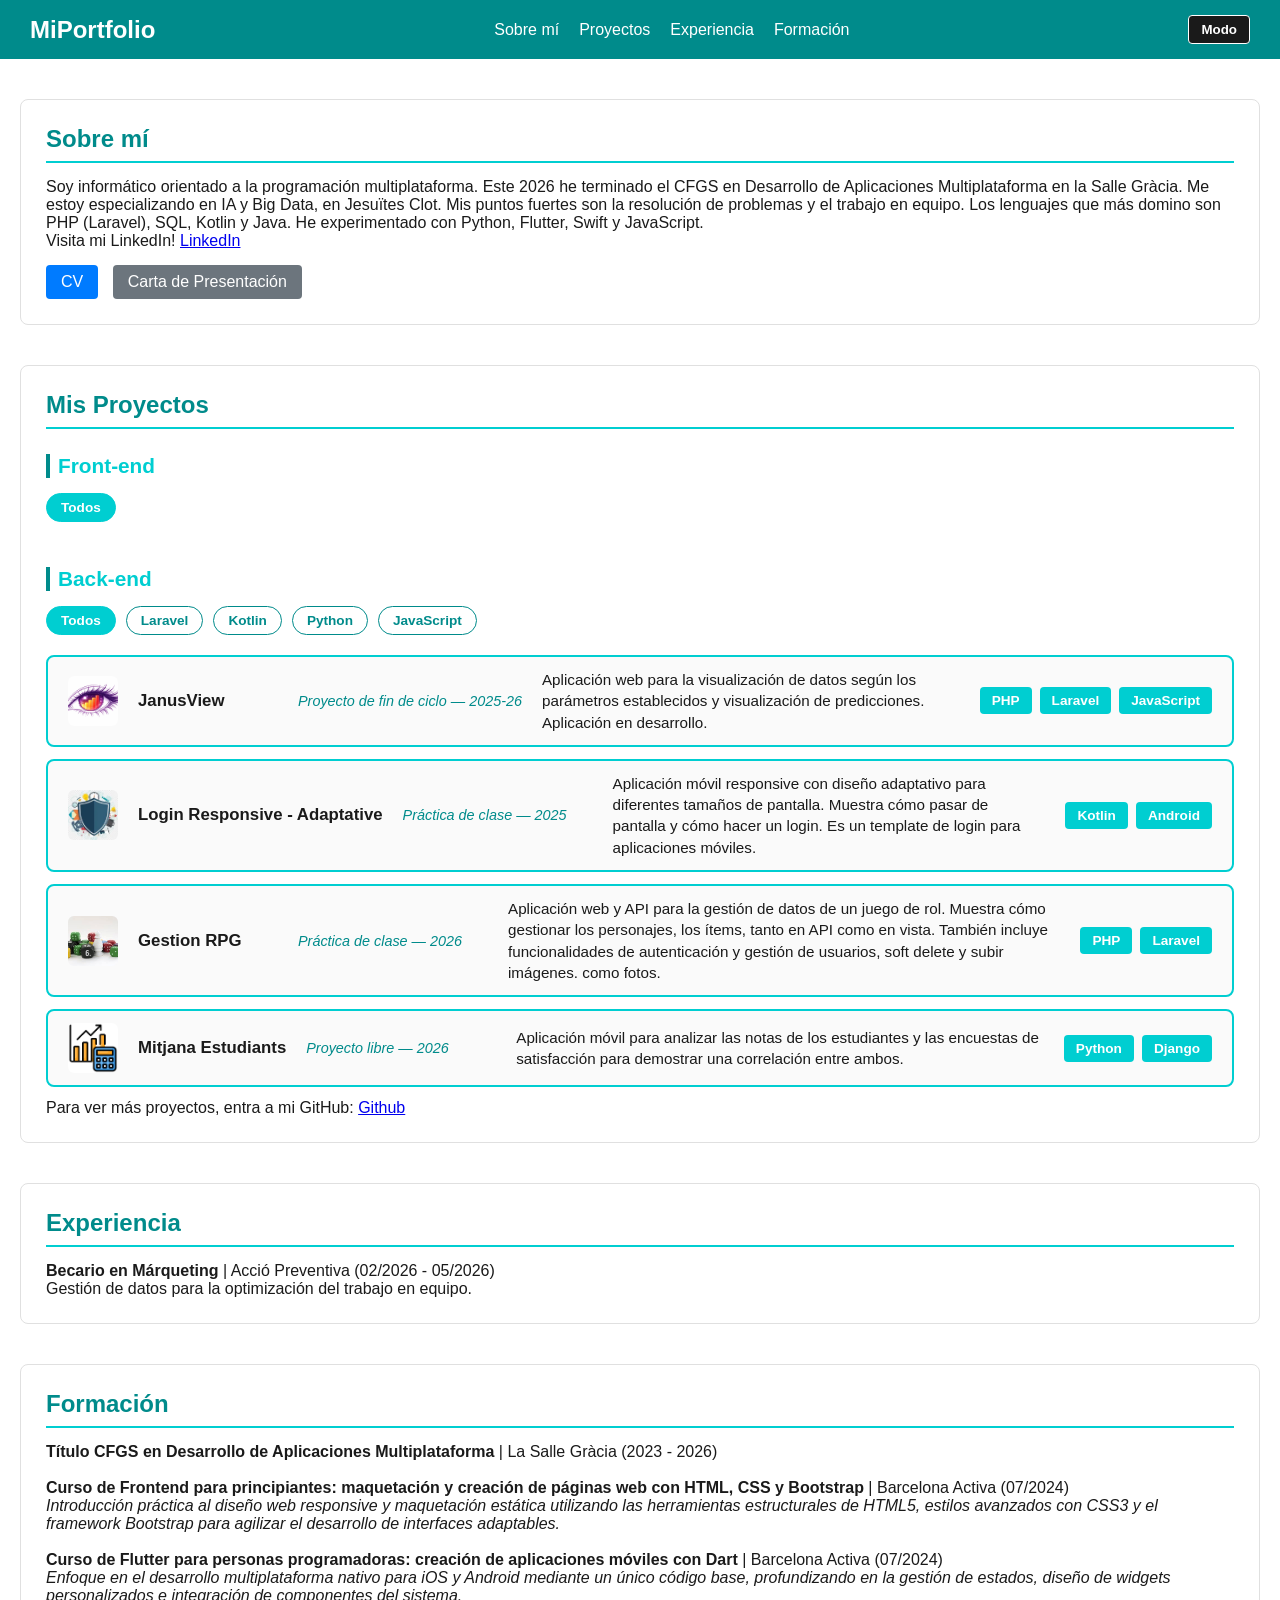
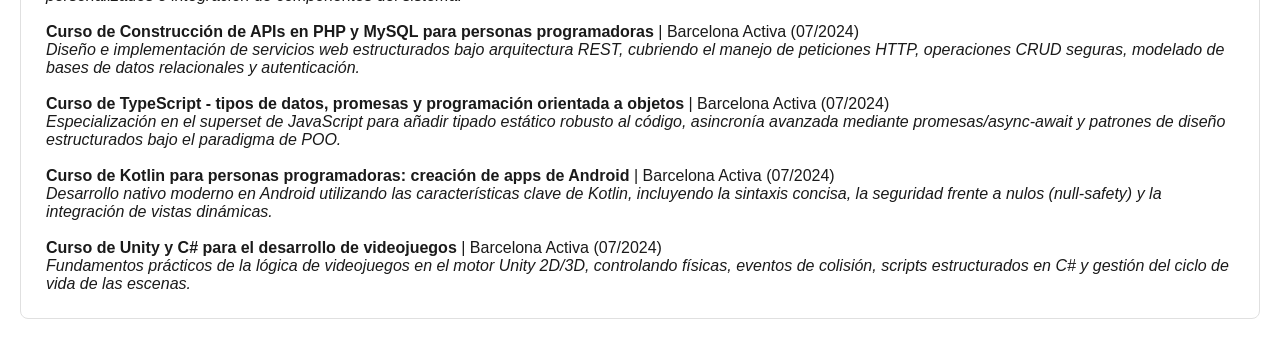
<file: index.html>
<!DOCTYPE html>
<html lang="es">
<head>
    <meta charset="UTF-8">
    <meta name="viewport" content="width=device-width, initial-scale=1.0">
    <title>Mi Portfolio Profesional</title>
    <link rel="stylesheet" href="style.css">
</head>
<body>

    <header class="main-header">
        <div class="logo">MiPortfolio</div>
        <nav class="nav-links">
            <a href="#info">Sobre mí</a>
            <a href="#proyectos">Proyectos</a>
            <a href="#experiencia">Experiencia</a>
            <a href="#formacion">Formación</a>
        </nav>
        <button id="boton-color">Modo</button>
    </header>

    <main class="main-content">

        <section id="info" class="section-info">
            <h2>Sobre mí</h2>
            <p>Soy informático orientado a la programación multiplataforma. Este 2026 he terminado el CFGS en Desarrollo de Aplicaciones Multiplataforma en la Salle Gràcia. Me estoy especializando en IA y Big Data, en Jesuïtes Clot. Mis puntos fuertes son la resolución de problemas y el trabajo en equipo. Los lenguajes que más domino son PHP (Laravel), SQL, Kotlin y Java. He experimentado con Python, Flutter, Swift y JavaScript.</p>
            <p>Visita mi LinkedIn! <a href="https://www.linkedin.com/in/sergi-saravia-2807a3295/" target="_blank">LinkedIn</a></p>
            
            <div class="documentos-links" style="margin-top: 15px;">
                <a href="cv_developer_espanol.pdf" target="_blank" class="btn-doc" style="margin-right: 10px; padding: 8px 15px; background-color: #007bff; color: white; text-decoration: none; border-radius: 4px; display: inline-block;">CV</a>
                <a href="Carta de Presentación.pdf" target="_blank" class="btn-doc" style="padding: 8px 15px; background-color: #6c757d; color: white; text-decoration: none; border-radius: 4px; display: inline-block;">Carta de Presentación</a>
            </div>
        </section>

        <section id="proyectos" class="section-proyectos">
            <h2>Mis Proyectos</h2>
            
            <div class="proyectos-subseccion">
                <h3>Front-end</h3>
                <div class="menu-lenguajes">
                    <button class="btn-filtro active" data-tech="todos">Todos</button>
                </div>
                <div class="proyectos-container">
                    </div>
            </div>

            <div class="proyectos-subseccion">
                <h3>Back-end</h3>
                <div class="menu-lenguajes">
                    <button class="btn-filtro active" data-tech="todos">Todos</button>
                    <button class="btn-filtro" data-tech="laravel">Laravel</button>
                    <button class="btn-filtro" data-tech="kotlin">Kotlin</button>
                    <button class="btn-filtro" data-tech="python">Python</button>
                    <button class="btn-filtro" data-tech="javascript">JavaScript</button>
                </div>
                <div class="proyectos-container">
    
                    <div class="proyecto-row" data-tags="laravel javascript">
                        <img src="logo_j.png" alt="JanusView" class="proyecto-img">
                        <span class="proyecto-name">JanusView</span>
                        <span class="proyecto-ambito">Proyecto de fin de ciclo — 2025-26</span>
                        <p class="proyecto-desc">Aplicación web para la visualización de datos según los parámetros establecidos y visualización de predicciones. Aplicación en desarrollo.</p>
                        <div class="proyecto-tech-group">
                            <span class="proyecto-tech">PHP</span>
                            <span class="proyecto-tech">Laravel</span>
                            <span class="proyecto-tech">JavaScript</span>
                        </div>
                    </div>

                    <div class="proyecto-row" data-tags="kotlin">
                        <img src="logo_k.png" alt="Login Responsive" class="proyecto-img">
                        <span class="proyecto-name">Login Responsive - Adaptative</span>
                        <span class="proyecto-ambito">Práctica de clase — 2025</span>
                        <p class="proyecto-desc">Aplicación móvil responsive con diseño adaptativo para diferentes tamaños de pantalla. Muestra cómo pasar de pantalla y cómo hacer un login. Es un template de login para aplicaciones móviles.</p>
                        <div class="proyecto-tech-group">
                            <span class="proyecto-tech">Kotlin</span>
                            <span class="proyecto-tech">Android</span>
                        </div>
                    </div>

                    <div class="proyecto-row" data-tags="laravel">
                        <img src="logo_r.png" alt="Gestion RPG" class="proyecto-img">
                        <span class="proyecto-name">Gestion RPG</span>
                        <span class="proyecto-ambito">Práctica de clase — 2026</span>
                        <p class="proyecto-desc">Aplicación web y API para la gestión de datos de un juego de rol. Muestra cómo gestionar los personajes, los ítems, tanto en API como en vista. También incluye funcionalidades de autenticación y gestión de usuarios, soft delete y subir imágenes. como fotos.</p>
                        <div class="proyecto-tech-group">
                            <span class="proyecto-tech">PHP</span>
                            <span class="proyecto-tech">Laravel</span>
                        </div>
                    </div>

                    <div class="proyecto-row" data-tags="python">
                        <img src="logo_c.png" alt="Mitjana Estudiants" class="proyecto-img">
                        <span class="proyecto-name">Mitjana Estudiants</span>
                        <span class="proyecto-ambito">Proyecto libre — 2026</span>
                        <p class="proyecto-desc">Aplicación móvil para analizar las notas de los estudiantes y las encuestas de satisfacción para demostrar una correlación entre ambos.</p>
                        <div class="proyecto-tech-group">
                            <span class="proyecto-tech">Python</span>
                            <span class="proyecto-tech">Django</span>
                        </div>
                    </div>

                    <p>Para ver más proyectos, entra a mi GitHub: <a href="https://github.com/AuraTurqesa" target="_blank">Github</a></p>
                </div>
            </div>

        </section>

        <section id="experiencia" class="section-experiencia">
            <h2>Experiencia</h2>
            <p><strong>Becario en Márqueting</strong> | Acció Preventiva (02/2026 - 05/2026)</p>
            <p>Gestión de datos para la optimización del trabajo en equipo.</p>
        </section>

        <section id="formacion" class="section-formacion">
            <h2>Formación</h2>
            <p><strong>Título CFGS en Desarrollo de Aplicaciones Multiplataforma</strong> | La Salle Gràcia (2023 - 2026)</p>
            
            <br>
            
            <p><strong>Curso de Frontend para principiantes: maquetación y creación de páginas web con HTML, CSS y Bootstrap</strong> | Barcelona Activa (07/2024)</p>
            <p><em>Introducción práctica al diseño web responsive y maquetación estática utilizando las herramientas estructurales de HTML5, estilos avanzados con CSS3 y el framework Bootstrap para agilizar el desarrollo de interfaces adaptables.</em></p>
            
            <br>
            
            <p><strong>Curso de Flutter para personas programadoras: creación de aplicaciones móviles con Dart</strong> | Barcelona Activa (07/2024)</p>
            <p><em>Enfoque en el desarrollo multiplataforma nativo para iOS y Android mediante un único código base, profundizando en la gestión de estados, diseño de widgets personalizados e integración de componentes del sistema.</em></p>
            
            <br>
            
            <p><strong>Curso de Construcción de APIs en PHP y MySQL para personas programadoras</strong> | Barcelona Activa (07/2024)</p>
            <p><em>Diseño e implementación de servicios web estructurados bajo arquitectura REST, cubriendo el manejo de peticiones HTTP, operaciones CRUD seguras, modelado de bases de datos relacionales y autenticación.</em></p>
            
            <br>
            
            <p><strong>Curso de TypeScript - tipos de datos, promesas y programación orientada a objetos</strong> | Barcelona Activa (07/2024)</p>
            <p><em>Especialización en el superset de JavaScript para añadir tipado estático robusto al código, asincronía avanzada mediante promesas/async-await y patrones de diseño estructurados bajo el paradigma de POO.</em></p>
            
            <br>
            
            <p><strong>Curso de Kotlin para personas programadoras: creación de apps de Android</strong> | Barcelona Activa (07/2024)</p>
            <p><em>Desarrollo nativo moderno en Android utilizando las características clave de Kotlin, incluyendo la sintaxis concisa, la seguridad frente a nulos (null-safety) y la integración de vistas dinámicas.</em></p>
            
            <br>
            
            <p><strong>Curso de Unity y C# para el desarrollo de videojuegos</strong> | Barcelona Activa (07/2024)</p>
            <p><em>Fundamentos prácticos de la lógica de videojuegos en el motor Unity 2D/3D, controlando físicas, eventos de colisión, scripts estructurados en C# y gestión del ciclo de vida de las escenas.</em></p>
        </section>

    </main>

    <script src="script.js"></script>
</body>
</html>
</file>
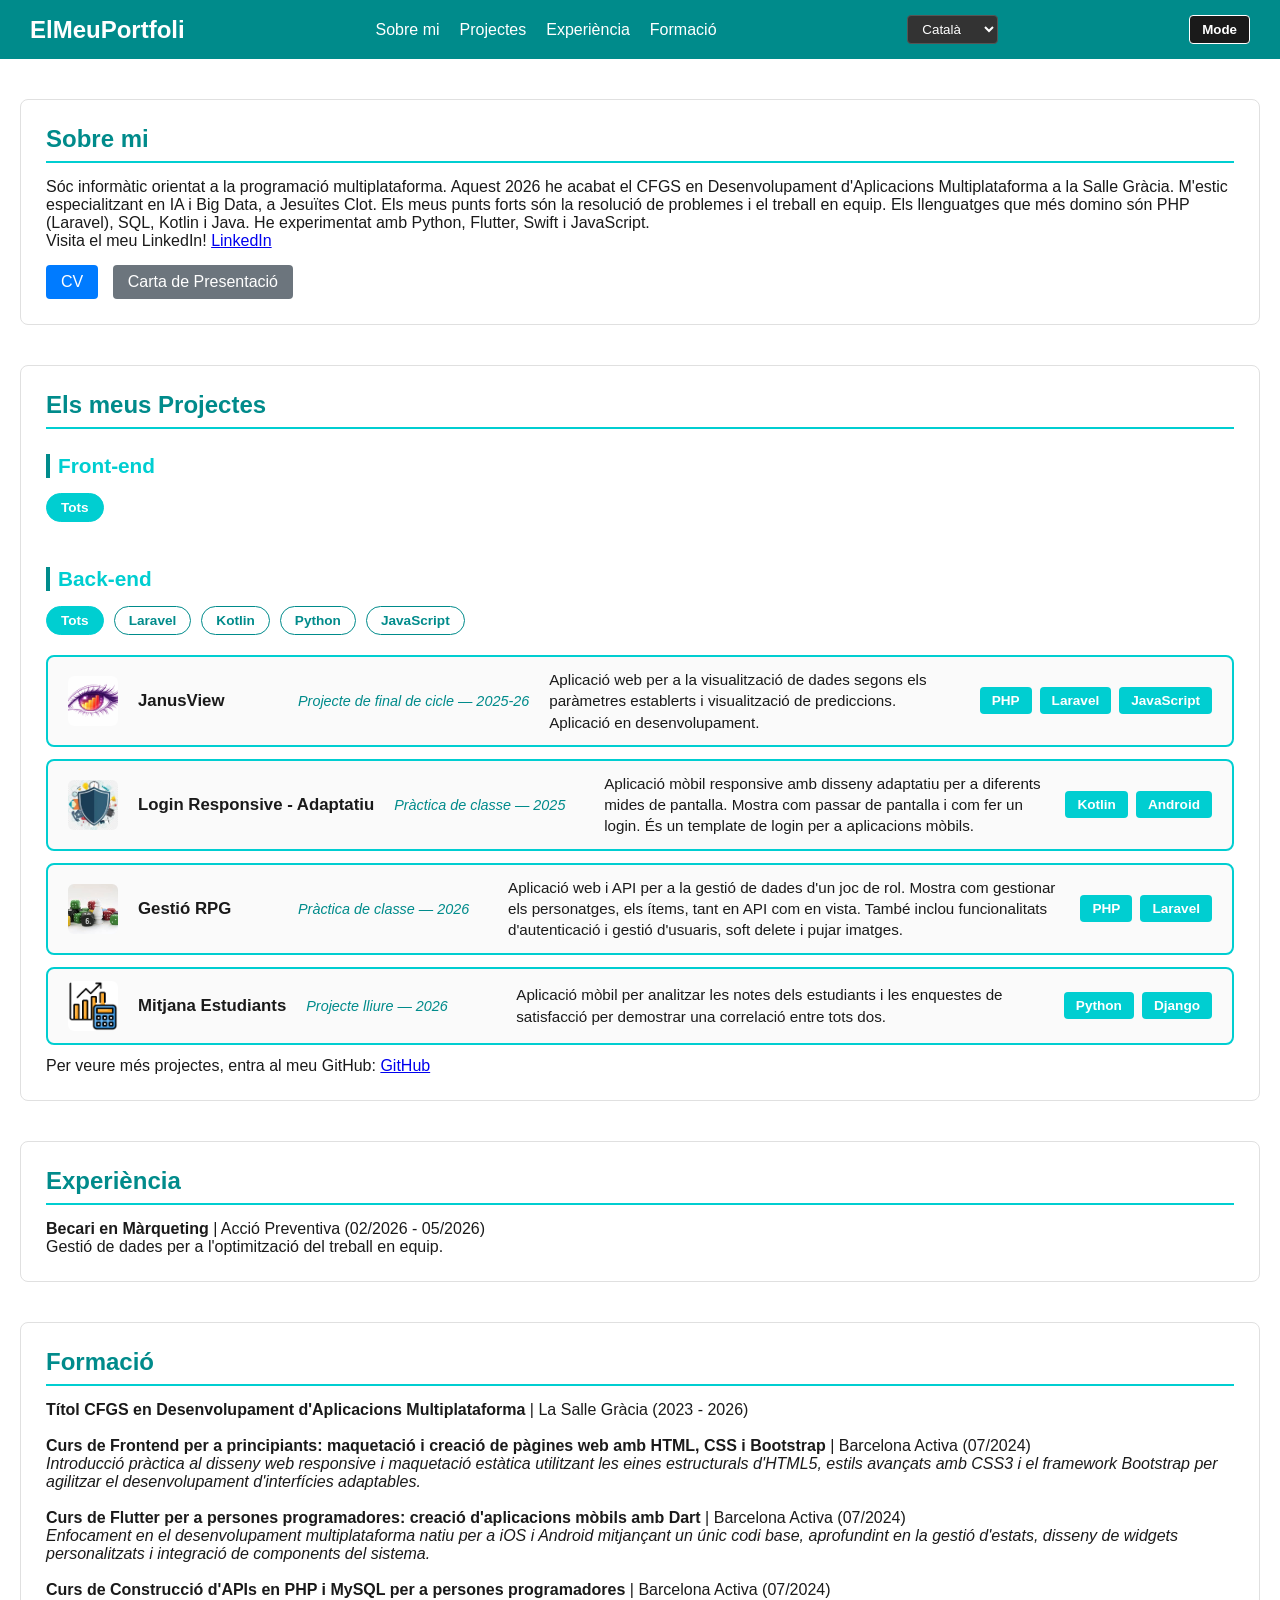
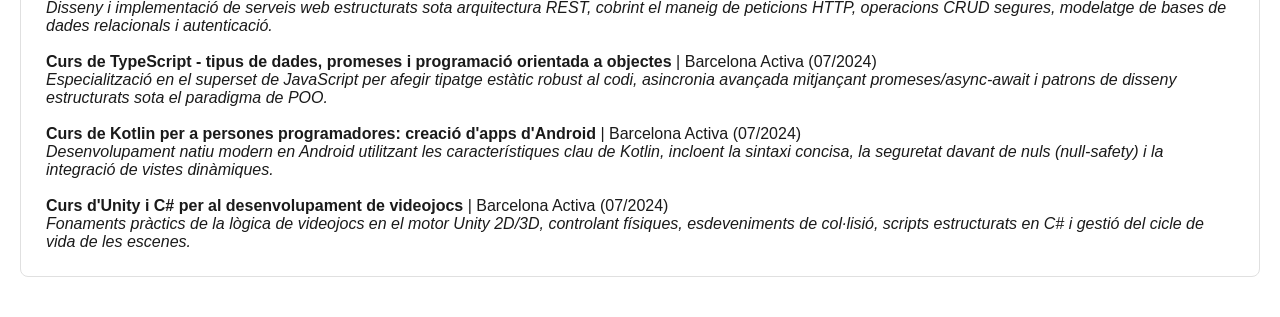
<file: index-ca.html>
<!DOCTYPE html>
<html lang="ca">
<head>
    <meta charset="UTF-8">
    <meta name="viewport" content="width=device-width, initial-scale=1.0">
    <title>El meu Portfoli Professional</title>
    <link rel="stylesheet" href="style.css">
</head>
<body>

    <header class="main-header">
        <div class="logo">ElMeuPortfoli</div>
        <nav class="nav-links">
            <a href="#info">Sobre mi</a>
            <a href="#proyectos">Projectes</a>
            <a href="#experiencia">Experiència</a>
            <a href="#formacion">Formació</a>
        </nav>
        <div class="idioma-selector">
            <select id="select-idioma" onchange="cambiarIdioma(this.value)">
                <option value="index-ca.html" selected>Català</option>
                <option value="index-es.html">Español</option>
                <option value="index-en.html">English</option>
            </select>
        </div>
        <button id="boton-color">Mode</button>
    </header>

    <main class="main-content">

        <section id="info" class="section-info">
            <h2>Sobre mi</h2>
            <p>Sóc informàtic orientat a la programació multiplataforma. Aquest 2026 he acabat el CFGS en Desenvolupament d'Aplicacions Multiplataforma a la Salle Gràcia. M'estic especialitzant en IA i Big Data, a Jesuïtes Clot. Els meus punts forts són la resolució de problemes i el treball en equip. Els llenguatges que més domino són PHP (Laravel), SQL, Kotlin i Java. He experimentat amb Python, Flutter, Swift i JavaScript.</p>
            <p>Visita el meu LinkedIn! <a href="https://www.linkedin.com/in/sergi-saravia-terricabras-4427862b4/" target="_blank">LinkedIn</a></p>
            
            <div class="documentos-links" style="margin-top: 15px;">
                <a href="cv-developer-catalan.pdf" target="_blank" class="btn-doc" style="margin-right: 10px; padding: 8px 15px; background-color: #007bff; color: white; text-decoration: none; border-radius: 4px; display: inline-block;">CV</a>
                <a href="Carta de presentació Catalán.pdf" target="_blank" class="btn-doc" style="padding: 8px 15px; background-color: #6c757d; color: white; text-decoration: none; border-radius: 4px; display: inline-block;">Carta de Presentació</a>
            </div>
        </section>

        <section id="proyectos" class="section-proyectos">
            <h2>Els meus Projectes</h2>
            
            <div class="proyectos-subseccion">
                <h3>Front-end</h3>
                <div class="menu-lenguajes">
                    <button class="btn-filtro active" data-tech="todos">Tots</button>
                </div>
                <div class="proyectos-container">
                    </div>
            </div>

            <div class="proyectos-subseccion">
                <h3>Back-end</h3>
                <div class="menu-lenguajes">
                    <button class="btn-filtro active" data-tech="todos">Tots</button>
                    <button class="btn-filtro" data-tech="laravel">Laravel</button>
                    <button class="btn-filtro" data-tech="kotlin">Kotlin</button>
                    <button class="btn-filtro" data-tech="python">Python</button>
                    <button class="btn-filtro" data-tech="javascript">JavaScript</button>
                </div>
                <div class="proyectos-container">
    
                    <div class="proyecto-row" data-tags="laravel javascript">
                        <img src="logo_j.png" alt="JanusView" class="proyecto-img">
                        <span class="proyecto-name">JanusView</span>
                        <span class="proyecto-ambito">Projecte de final de cicle — 2025-26</span>
                        <p class="proyecto-desc">Aplicació web per a la visualització de dades segons els paràmetres establerts i visualització de prediccions. Aplicació en desenvolupament.</p>
                        <div class="proyecto-tech-group">
                            <span class="proyecto-tech">PHP</span>
                            <span class="proyecto-tech">Laravel</span>
                            <span class="proyecto-tech">JavaScript</span>
                        </div>
                    </div>

                    <div class="proyecto-row" data-tags="kotlin">
                        <img src="logo_k.png" alt="Login Responsive" class="proyecto-img">
                        <span class="proyecto-name">Login Responsive - Adaptatiu</span>
                        <span class="proyecto-ambito">Pràctica de classe — 2025</span>
                        <p class="proyecto-desc">Aplicació mòbil responsive amb disseny adaptatiu per a diferents mides de pantalla. Mostra com passar de pantalla i com fer un login. És un template de login per a aplicacions mòbils.</p>
                        <div class="proyecto-tech-group">
                            <span class="proyecto-tech">Kotlin</span>
                            <span class="proyecto-tech">Android</span>
                        </div>
                    </div>

                    <div class="proyecto-row" data-tags="laravel">
                        <img src="logo_r.png" alt="Gestion RPG" class="proyecto-img">
                        <span class="proyecto-name">Gestió RPG</span>
                        <span class="proyecto-ambito">Pràctica de classe — 2026</span>
                        <p class="proyecto-desc">Aplicació web i API per a la gestió de dades d'un joc de rol. Mostra com gestionar els personatges, els ítems, tant en API com en vista. També inclou funcionalitats d'autenticació i gestió d'usuaris, soft delete i pujar imatges.</p>
                        <div class="proyecto-tech-group">
                            <span class="proyecto-tech">PHP</span>
                            <span class="proyecto-tech">Laravel</span>
                        </div>
                    </div>

                    <div class="proyecto-row" data-tags="python">
                        <img src="logo_c.png" alt="Mitjana Estudiants" class="proyecto-img">
                        <span class="proyecto-name">Mitjana Estudiants</span>
                        <span class="proyecto-ambito">Projecte lliure — 2026</span>
                        <p class="proyecto-desc">Aplicació mòbil per analitzar les notes dels estudiants i les enquestes de satisfacció per demostrar una correlació entre tots dos.</p>
                        <div class="proyecto-tech-group">
                            <span class="proyecto-tech">Python</span>
                            <span class="proyecto-tech">Django</span>
                        </div>
                    </div>

                    <p>Per veure més projectes, entra al meu GitHub: <a href="https://github.com/AuraTurqesa" target="_blank">GitHub</a></p>
                </div>
            </div>

        </section>

        <section id="experiencia" class="section-experiencia">
            <h2>Experiència</h2>
            <p><strong>Becari en Màrqueting</strong> | Acció Preventiva (02/2026 - 05/2026)</p>
            <p>Gestió de dades per a l'optimització del treball en equip.</p>
        </section>

        <section id="formacion" class="section-formacion">
            <h2>Formació</h2>
            <p><strong>Títol CFGS en Desenvolupament d'Aplicacions Multiplataforma</strong> | La Salle Gràcia (2023 - 2026)</p>
            
            <br>
            
            <p><strong>Curs de Frontend per a principiants: maquetació i creació de pàgines web amb HTML, CSS i Bootstrap</strong> | Barcelona Activa (07/2024)</p>
            <p><em>Introducció pràctica al disseny web responsive i maquetació estàtica utilitzant les eines estructurals d'HTML5, estils avançats amb CSS3 i el framework Bootstrap per agilitzar el desenvolupament d'interfícies adaptables.</em></p>
            
            <br>
            
            <p><strong>Curs de Flutter per a persones programadores: creació d'aplicacions mòbils amb Dart</strong> | Barcelona Activa (07/2024)</p>
            <p><em>Enfocament en el desenvolupament multiplataforma natiu per a iOS i Android mitjançant un únic codi base, aprofundint en la gestió d'estats, disseny de widgets personalitzats i integració de components del sistema.</em></p>
            
            <br>
            
            <p><strong>Curs de Construcció d'APIs en PHP i MySQL per a persones programadores</strong> | Barcelona Activa (07/2024)</p>
            <p><em>Disseny i implementació de serveis web estructurats sota arquitectura REST, cobrint el maneig de peticions HTTP, operacions CRUD segures, modelatge de bases de dades relacionals i autenticació.</em></p>
            
            <br>
            
            <p><strong>Curs de TypeScript - tipus de dades, promeses i programació orientada a objectes</strong> | Barcelona Activa (07/2024)</p>
            <p><em>Especialització en el superset de JavaScript per afegir tipatge estàtic robust al codi, asincronia avançada mitjançant promeses/async-await i patrons de disseny estructurats sota el paradigma de POO.</em></p>
            
            <br>
            
            <p><strong>Curs de Kotlin per a persones programadores: creació d'apps d'Android</strong> | Barcelona Activa (07/2024)</p>
            <p><em>Desenvolupament natiu modern en Android utilitzant les característiques clau de Kotlin, incloent la sintaxi concisa, la seguretat davant de nuls (null-safety) i la integració de vistes dinàmiques.</em></p>
            
            <br>
            
            <p><strong>Curs d'Unity i C# per al desenvolupament de videojocs</strong> | Barcelona Activa (07/2024)</p>
            <p><em>Fonaments pràctics de la lògica de videojocs en el motor Unity 2D/3D, controlant físiques, esdeveniments de col·lisió, scripts estructurats en C# i gestió del cicle de vida de les escenes.</em></p>
        </section>

    </main>

    <script src="script.js"></script>
</body>
</html>
</file>
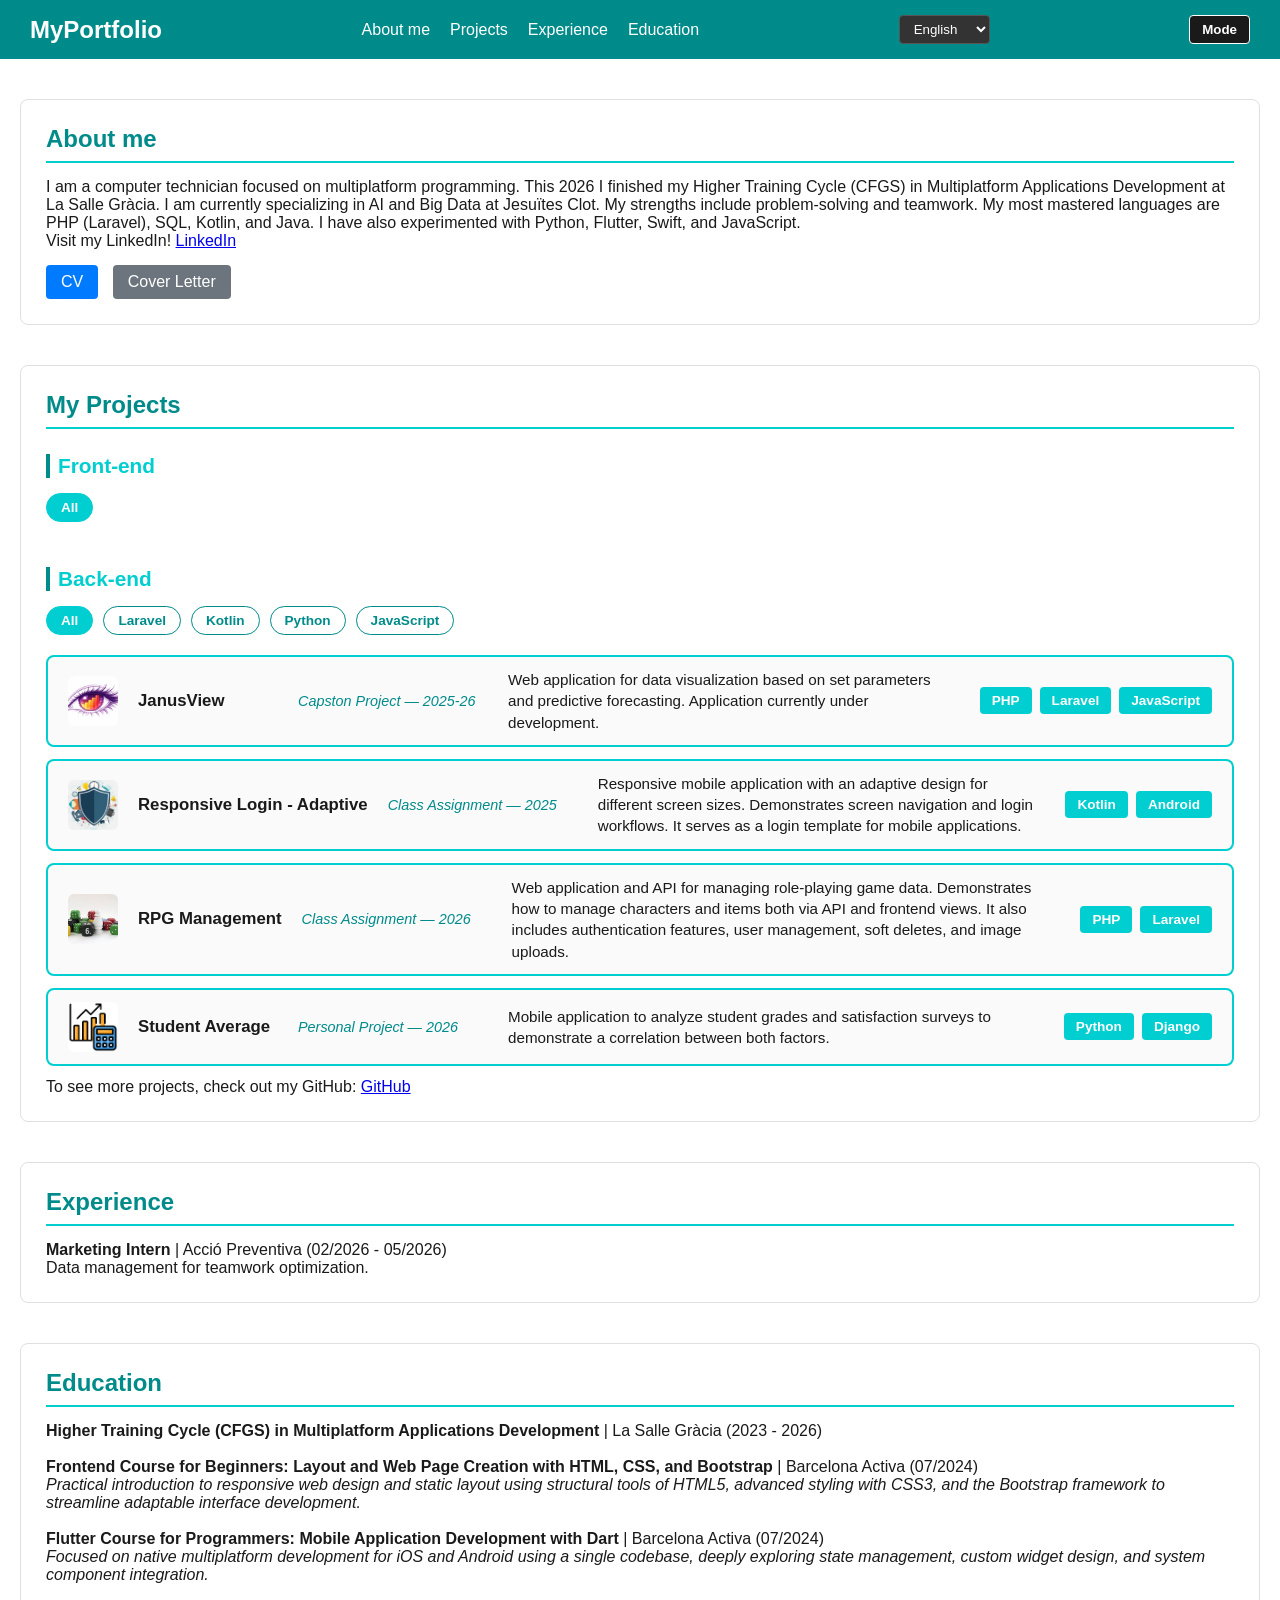
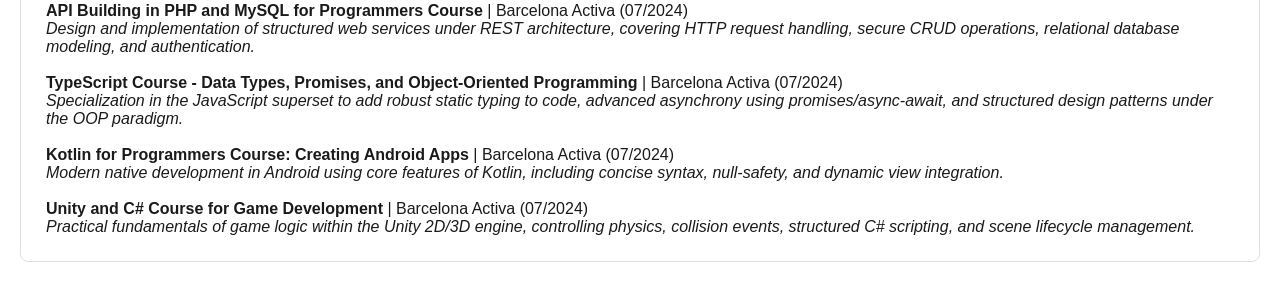
<file: index-en.html>
<!DOCTYPE html>
<html lang="en">
<head>
    <meta charset="UTF-8">
    <meta name="viewport" content="width=device-width, initial-scale=1.0">
    <title>My Professional Portfolio</title>
    <link rel="stylesheet" href="style.css">
</head>
<body>

    <header class="main-header">
        <div class="logo">MyPortfolio</div>
        <nav class="nav-links">
            <a href="#info">About me</a>
            <a href="#proyectos">Projects</a>
            <a href="#experiencia">Experience</a>
            <a href="#formacion">Education</a>
        </nav>
        <div class="idioma-selector">
            <select id="select-idioma" onchange="cambiarIdioma(this.value)">
                <option value="index-ca.html">Català</option>
                <option value="index-es.html">Español</option>
                <option value="index-en.html" selected>English</option>
            </select>
        </div>
        <button id="boton-color">Mode</button>
    </header>

    <main class="main-content">

        <section id="info" class="section-info">
            <h2>About me</h2>
            <p>I am a computer technician focused on multiplatform programming. This 2026 I finished my Higher Training Cycle (CFGS) in Multiplatform Applications Development at La Salle Gràcia. I am currently specializing in AI and Big Data at Jesuïtes Clot. My strengths include problem-solving and teamwork. My most mastered languages are PHP (Laravel), SQL, Kotlin, and Java. I have also experimented with Python, Flutter, Swift, and JavaScript.</p>
            <p>Visit my LinkedIn! <a href="https://www.linkedin.com/in/sergi-saravia-terricabras-4427862b4/" target="_blank">LinkedIn</a></p>
            
            <div class="documentos-links" style="margin-top: 15px;">
                <a href="cv-developer-ingles.pdf" target="_blank" class="btn-doc" style="margin-right: 10px; padding: 8px 15px; background-color: #007bff; color: white; text-decoration: none; border-radius: 4px; display: inline-block;">CV</a>
                <a href="Carta de Presentación Inglés.pdf" target="_blank" class="btn-doc" style="padding: 8px 15px; background-color: #6c757d; color: white; text-decoration: none; border-radius: 4px; display: inline-block;">Cover Letter</a>
            </div>
        </section>

        <section id="proyectos" class="section-proyectos">
            <h2>My Projects</h2>
            
            <div class="proyectos-subseccion">
                <h3>Front-end</h3>
                <div class="menu-lenguajes">
                    <button class="btn-filtro active" data-tech="todos">All</button>
                </div>
                <div class="proyectos-container">
                    </div>
            </div>

            <div class="proyectos-subseccion">
                <h3>Back-end</h3>
                <div class="menu-lenguajes">
                    <button class="btn-filtro active" data-tech="todos">All</button>
                    <button class="btn-filtro" data-tech="laravel">Laravel</button>
                    <button class="btn-filtro" data-tech="kotlin">Kotlin</button>
                    <button class="btn-filtro" data-tech="python">Python</button>
                    <button class="btn-filtro" data-tech="javascript">JavaScript</button>
                </div>
                <div class="proyectos-container">
    
                    <div class="proyecto-row" data-tags="laravel javascript">
                        <img src="logo_j.png" alt="JanusView" class="proyecto-img">
                        <span class="proyecto-name">JanusView</span>
                        <span class="proyecto-ambito">Capston Project — 2025-26</span>
                        <p class="proyecto-desc">Web application for data visualization based on set parameters and predictive forecasting. Application currently under development.</p>
                        <div class="proyecto-tech-group">
                            <span class="proyecto-tech">PHP</span>
                            <span class="proyecto-tech">Laravel</span>
                            <span class="proyecto-tech">JavaScript</span>
                        </div>
                    </div>

                    <div class="proyecto-row" data-tags="kotlin">
                        <img src="logo_k.png" alt="Responsive Login" class="proyecto-img">
                        <span class="proyecto-name">Responsive Login - Adaptive</span>
                        <span class="proyecto-ambito">Class Assignment — 2025</span>
                        <p class="proyecto-desc">Responsive mobile application with an adaptive design for different screen sizes. Demonstrates screen navigation and login workflows. It serves as a login template for mobile applications.</p>
                        <div class="proyecto-tech-group">
                            <span class="proyecto-tech">Kotlin</span>
                            <span class="proyecto-tech">Android</span>
                        </div>
                    </div>

                    <div class="proyecto-row" data-tags="laravel">
                        <img src="logo_r.png" alt="RPG Management" class="proyecto-img">
                        <span class="proyecto-name">RPG Management</span>
                        <span class="proyecto-ambito">Class Assignment — 2026</span>
                        <p class="proyecto-desc">Web application and API for managing role-playing game data. Demonstrates how to manage characters and items both via API and frontend views. It also includes authentication features, user management, soft deletes, and image uploads.</p>
                        <div class="proyecto-tech-group">
                            <span class="proyecto-tech">PHP</span>
                            <span class="proyecto-tech">Laravel</span>
                        </div>
                    </div>

                    <div class="proyecto-row" data-tags="python">
                        <img src="logo_c.png" alt="Student Average" class="proyecto-img">
                        <span class="proyecto-name">Student Average</span>
                        <span class="proyecto-ambito">Personal Project — 2026</span>
                        <p class="proyecto-desc">Mobile application to analyze student grades and satisfaction surveys to demonstrate a correlation between both factors.</p>
                        <div class="proyecto-tech-group">
                            <span class="proyecto-tech">Python</span>
                            <span class="proyecto-tech">Django</span>
                        </div>
                    </div>

                    <p>To see more projects, check out my GitHub: <a href="https://github.com/AuraTurqesa" target="_blank">GitHub</a></p>
                </div>
            </div>

        </section>

        <section id="experiencia" class="section-experiencia">
            <h2>Experience</h2>
            <p><strong>Marketing Intern</strong> | Acció Preventiva (02/2026 - 05/2026)</p>
            <p>Data management for teamwork optimization.</p>
        </section>

        <section id="formacion" class="section-formacion">
            <h2>Education</h2>
            <p><strong>Higher Training Cycle (CFGS) in Multiplatform Applications Development</strong> | La Salle Gràcia (2023 - 2026)</p>
            
            <br>
            
            <p><strong>Frontend Course for Beginners: Layout and Web Page Creation with HTML, CSS, and Bootstrap</strong> | Barcelona Activa (07/2024)</p>
            <p><em>Practical introduction to responsive web design and static layout using structural tools of HTML5, advanced styling with CSS3, and the Bootstrap framework to streamline adaptable interface development.</em></p>
            
            <br>
            
            <p><strong>Flutter Course for Programmers: Mobile Application Development with Dart</strong> | Barcelona Activa (07/2024)</p>
            <p><em>Focused on native multiplatform development for iOS and Android using a single codebase, deeply exploring state management, custom widget design, and system component integration.</em></p>
            
            <br>
            
            <p><strong>API Building in PHP and MySQL for Programmers Course</strong> | Barcelona Activa (07/2024)</p>
            <p><em>Design and implementation of structured web services under REST architecture, covering HTTP request handling, secure CRUD operations, relational database modeling, and authentication.</em></p>
            
            <br>
            
            <p><strong>TypeScript Course - Data Types, Promises, and Object-Oriented Programming</strong> | Barcelona Activa (07/2024)</p>
            <p><em>Specialization in the JavaScript superset to add robust static typing to code, advanced asynchrony using promises/async-await, and structured design patterns under the OOP paradigm.</em></p>
            
            <br>
            
            <p><strong>Kotlin for Programmers Course: Creating Android Apps</strong> | Barcelona Activa (07/2024)</p>
            <p><em>Modern native development in Android using core features of Kotlin, including concise syntax, null-safety, and dynamic view integration.</em></p>
            
            <br>
            
            <p><strong>Unity and C# Course for Game Development</strong> | Barcelona Activa (07/2024)</p>
            <p><em>Practical fundamentals of game logic within the Unity 2D/3D engine, controlling physics, collision events, structured C# scripting, and scene lifecycle management.</em></p>
        </section>

    </main>

    <script src="script.js"></script>
</body>
</html>
</file>
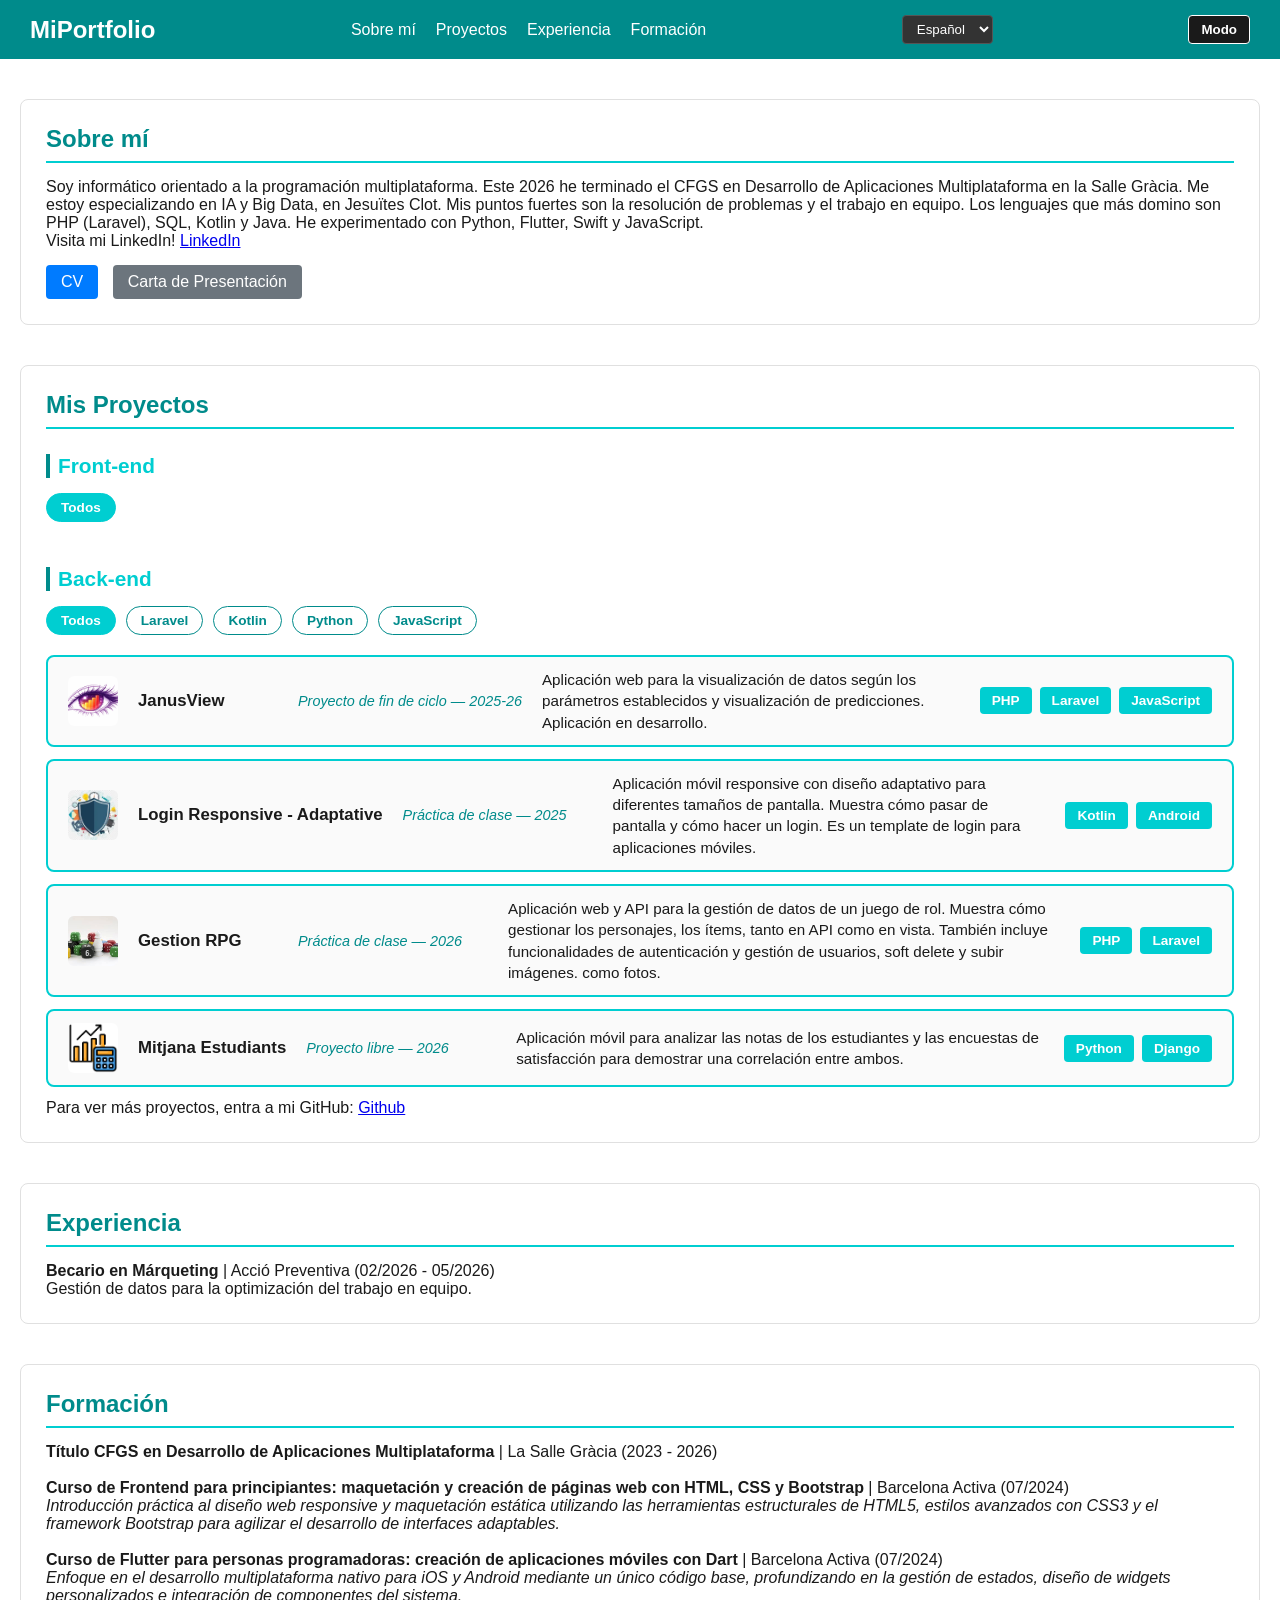
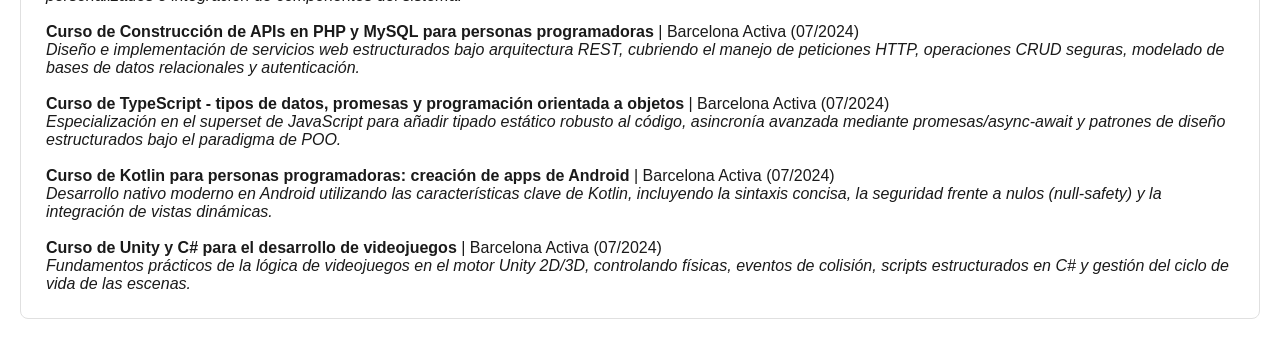
<file: index-es.html>
<!DOCTYPE html>
<html lang="es">
<head>
    <meta charset="UTF-8">
    <meta name="viewport" content="width=device-width, initial-scale=1.0">
    <title>Mi Portfolio Profesional</title>
    <link rel="stylesheet" href="style.css">
</head>
<body>

    <header class="main-header">
        <div class="logo">MiPortfolio</div>
        <nav class="nav-links">
            <a href="#info">Sobre mí</a>
            <a href="#proyectos">Proyectos</a>
            <a href="#experiencia">Experiencia</a>
            <a href="#formacion">Formación</a>
        </nav>
        <div class="idioma-selector">
            <select id="select-idioma" onchange="cambiarIdioma(this.value)">
                <option value="index-ca.html">Català</option>
                <option value="index-es.html" selected>Español</option>
                <option value="index-en.html">English</option>
            </select>
        </div>
        <button id="boton-color">Modo</button>
    </header>

    <main class="main-content">

        <section id="info" class="section-info">
            <h2>Sobre mí</h2>
            <p>Soy informático orientado a la programación multiplataforma. Este 2026 he terminado el CFGS en Desarrollo de Aplicaciones Multiplataforma en la Salle Gràcia. Me estoy especializando en IA y Big Data, en Jesuïtes Clot. Mis puntos fuertes son la resolución de problemas y el trabajo en equipo. Los lenguajes que más domino son PHP (Laravel), SQL, Kotlin y Java. He experimentado con Python, Flutter, Swift y JavaScript.</p>
            <p>Visita mi LinkedIn! <a href="https://www.linkedin.com/in/sergi-saravia-terricabras-4427862b4/" target="_blank">LinkedIn</a></p>
            
            <div class="documentos-links" style="margin-top: 15px;">
                <a href="cv-developer-espanol.pdf" target="_blank" class="btn-doc" style="margin-right: 10px; padding: 8px 15px; background-color: #007bff; color: white; text-decoration: none; border-radius: 4px; display: inline-block;">CV</a>
                <a href="Carta de Presentación Español.pdf" target="_blank" class="btn-doc" style="padding: 8px 15px; background-color: #6c757d; color: white; text-decoration: none; border-radius: 4px; display: inline-block;">Carta de Presentación</a>
            </div>
        </section>

        <section id="proyectos" class="section-proyectos">
            <h2>Mis Proyectos</h2>
            
            <div class="proyectos-subseccion">
                <h3>Front-end</h3>
                <div class="menu-lenguajes">
                    <button class="btn-filtro active" data-tech="todos">Todos</button>
                </div>
                <div class="proyectos-container">
                    </div>
            </div>

            <div class="proyectos-subseccion">
                <h3>Back-end</h3>
                <div class="menu-lenguajes">
                    <button class="btn-filtro active" data-tech="todos">Todos</button>
                    <button class="btn-filtro" data-tech="laravel">Laravel</button>
                    <button class="btn-filtro" data-tech="kotlin">Kotlin</button>
                    <button class="btn-filtro" data-tech="python">Python</button>
                    <button class="btn-filtro" data-tech="javascript">JavaScript</button>
                </div>
                <div class="proyectos-container">
    
                    <div class="proyecto-row" data-tags="laravel javascript">
                        <img src="logo_j.png" alt="JanusView" class="proyecto-img">
                        <span class="proyecto-name">JanusView</span>
                        <span class="proyecto-ambito">Proyecto de fin de ciclo — 2025-26</span>
                        <p class="proyecto-desc">Aplicación web para la visualización de datos según los parámetros establecidos y visualización de predicciones. Aplicación en desarrollo.</p>
                        <div class="proyecto-tech-group">
                            <span class="proyecto-tech">PHP</span>
                            <span class="proyecto-tech">Laravel</span>
                            <span class="proyecto-tech">JavaScript</span>
                        </div>
                    </div>

                    <div class="proyecto-row" data-tags="kotlin">
                        <img src="logo_k.png" alt="Login Responsive" class="proyecto-img">
                        <span class="proyecto-name">Login Responsive - Adaptative</span>
                        <span class="proyecto-ambito">Práctica de clase — 2025</span>
                        <p class="proyecto-desc">Aplicación móvil responsive con diseño adaptativo para diferentes tamaños de pantalla. Muestra cómo pasar de pantalla y cómo hacer un login. Es un template de login para aplicaciones móviles.</p>
                        <div class="proyecto-tech-group">
                            <span class="proyecto-tech">Kotlin</span>
                            <span class="proyecto-tech">Android</span>
                        </div>
                    </div>

                    <div class="proyecto-row" data-tags="laravel">
                        <img src="logo_r.png" alt="Gestion RPG" class="proyecto-img">
                        <span class="proyecto-name">Gestion RPG</span>
                        <span class="proyecto-ambito">Práctica de clase — 2026</span>
                        <p class="proyecto-desc">Aplicación web y API para la gestión de datos de un juego de rol. Muestra cómo gestionar los personajes, los ítems, tanto en API como en vista. También incluye funcionalidades de autenticación y gestión de usuarios, soft delete y subir imágenes. como fotos.</p>
                        <div class="proyecto-tech-group">
                            <span class="proyecto-tech">PHP</span>
                            <span class="proyecto-tech">Laravel</span>
                        </div>
                    </div>

                    <div class="proyecto-row" data-tags="python">
                        <img src="logo_c.png" alt="Mitjana Estudiants" class="proyecto-img">
                        <span class="proyecto-name">Mitjana Estudiants</span>
                        <span class="proyecto-ambito">Proyecto libre — 2026</span>
                        <p class="proyecto-desc">Aplicación móvil para analizar las notas de los estudiantes y las encuestas de satisfacción para demostrar una correlación entre ambos.</p>
                        <div class="proyecto-tech-group">
                            <span class="proyecto-tech">Python</span>
                            <span class="proyecto-tech">Django</span>
                        </div>
                    </div>

                    <p>Para ver más proyectos, entra a mi GitHub: <a href="https://github.com/AuraTurqesa" target="_blank">Github</a></p>
                </div>
            </div>

        </section>

        <section id="experiencia" class="section-experiencia">
            <h2>Experiencia</h2>
            <p><strong>Becario en Márqueting</strong> | Acció Preventiva (02/2026 - 05/2026)</p>
            <p>Gestión de datos para la optimización del trabajo en equipo.</p>
        </section>

        <section id="formacion" class="section-formacion">
            <h2>Formación</h2>
            <p><strong>Título CFGS en Desarrollo de Aplicaciones Multiplataforma</strong> | La Salle Gràcia (2023 - 2026)</p>
            
            <br>
            
            <p><strong>Curso de Frontend para principiantes: maquetación y creación de páginas web con HTML, CSS y Bootstrap</strong> | Barcelona Activa (07/2024)</p>
            <p><em>Introducción práctica al diseño web responsive y maquetación estática utilizando las herramientas estructurales de HTML5, estilos avanzados con CSS3 y el framework Bootstrap para agilizar el desarrollo de interfaces adaptables.</em></p>
            
            <br>
            
            <p><strong>Curso de Flutter para personas programadoras: creación de aplicaciones móviles con Dart</strong> | Barcelona Activa (07/2024)</p>
            <p><em>Enfoque en el desarrollo multiplataforma nativo para iOS y Android mediante un único código base, profundizando en la gestión de estados, diseño de widgets personalizados e integración de componentes del sistema.</em></p>
            
            <br>
            
            <p><strong>Curso de Construcción de APIs en PHP y MySQL para personas programadoras</strong> | Barcelona Activa (07/2024)</p>
            <p><em>Diseño e implementación de servicios web estructurados bajo arquitectura REST, cubriendo el manejo de peticiones HTTP, operaciones CRUD seguras, modelado de bases de datos relacionales y autenticación.</em></p>
            
            <br>
            
            <p><strong>Curso de TypeScript - tipos de datos, promesas y programación orientada a objetos</strong> | Barcelona Activa (07/2024)</p>
            <p><em>Especialización en el superset de JavaScript para añadir tipado estático robusto al código, asincronía avanzada mediante promesas/async-await y patrones de diseño estructurados bajo el paradigma de POO.</em></p>
            
            <br>
            
            <p><strong>Curso de Kotlin para personas programadoras: creación de apps de Android</strong> | Barcelona Activa (07/2024)</p>
            <p><em>Desarrollo nativo moderno en Android utilizando las características clave de Kotlin, incluyendo la sintaxis concisa, la seguridad frente a nulos (null-safety) y la integración de vistas dinámicas.</em></p>
            
            <br>
            
            <p><strong>Curso de Unity y C# para el desarrollo de videojuegos</strong> | Barcelona Activa (07/2024)</p>
            <p><em>Fundamentos prácticos de la lógica de videojuegos en el motor Unity 2D/3D, controlando físicas, eventos de colisión, scripts estructurados en C# y gestión del ciclo de vida de las escenas.</em></p>
        </section>

    </main>

    <script src="script.js"></script>
</body>
</html>
</file>
<file: style.css>
/* ==========================================
   1. RESET GENERAL Y CONFIGURACIÓN BASE
   ========================================== */
* {
    box-sizing: border-box;
    margin: 0;
    padding: 0;
}

body {
    font-family: 'Segoe UI', Tahoma, Geneva, Verdana, sans-serif;
    background-color: #ffffff;
    color: #1a1a1a;
    display: flex;
    flex-direction: column;
    min-height: 100vh;
    transition: background-color 0.3s ease, color 0.3s ease;
}

/* ==========================================
   2. HEADER (NAV BAR FLEXBOX)
   ========================================== */
.main-header {
    background-color: #008b8b;
    color: #ffffff;
    padding: 15px 30px;
    display: flex;
    justify-content: space-between;
    align-items: center;
    position: sticky;
    top: 0;
    z-index: 100;
}

.logo {
    font-size: 1.5rem;
    font-weight: bold;
}

.nav-links {
    display: flex;
    gap: 20px;
}

.nav-links a {
    color: #ffffff;
    text-decoration: none;
    font-weight: 500;
    transition: color 0.2s;
}

.nav-links a:hover {
    color: #00ced1;
}

#boton-color {
    background-color: #1a1a1a;
    color: #ffffff;
    border: 1px solid #ffffff;
    padding: 6px 12px;
    border-radius: 4px;
    cursor: pointer;
    font-weight: bold;
}

/* ==========================================
   3. CONTENEDOR PRINCIPAL Y SECCIONES
   ========================================== */
.main-content {
    display: flex;
    flex-direction: column;
    gap: 40px;
    padding: 40px 20px;
    max-width: 1300px;
    margin: 0 auto;
    width: 100%;
}

section {
    padding: 25px;
    border-radius: 8px;
    border: 1px solid #e0e0e0;
    background-color: #ffffff;
}

h2 {
    color: #008b8b;
    border-bottom: 2px solid #00ced1;
    padding-bottom: 8px;
    margin-bottom: 15px;
}

/* ==========================================
   4. BLOQUE DE PROYECTOS Y SUBSECCIONES
   ========================================== */
.proyectos-subseccion {
    margin-top: 25px;
    display: flex;
    flex-direction: column;
    gap: 15px;
}

.proyectos-subseccion h3 {
    color: #00ced1;
    font-size: 1.3rem;
    padding-left: 8px;
    border-left: 4px solid #008b8b;
}

/* MENÚ DE LENGUAJES (FILTROS SUPERIORES) */
.menu-lenguajes {
    display: flex;
    gap: 10px;
    flex-wrap: wrap;
    margin-bottom: 5px;
}

.btn-filtro {
    background-color: transparent;
    color: #008b8b;
    border: 1px solid #008b8b;
    padding: 6px 14px;
    font-size: 0.85rem;
    border-radius: 20px;
    cursor: pointer;
    font-weight: 600;
    transition: all 0.2s ease;
}

.btn-filtro:hover, .btn-filtro.active {
    background-color: #00ced1;
    color: #ffffff;
    border-color: #00ced1;
}

.proyectos-container {
    display: flex;
    flex-direction: column;
    gap: 12px;
}

/* ==========================================
   5. FILA DE PROYECTO (COMPACTA HACIA LA IZQUIERDA)
   ========================================== */
.proyecto-row {
    display: flex;
    flex-direction: row;
    align-items: center;
    justify-content: flex-start; /* Todo alineado de seguido al inicio */
    gap: 20px;                   /* Distancia fija y controlada entre elementos */
    padding: 12px 20px;
    border: 2px solid #00ced1;
    border-radius: 8px;
    background-color: #fafafa;
    transition: transform 0.2s, background-color 0.3s;
}

.proyecto-row:hover {
    transform: scale(1.005);
    background-color: #f0fdfd;
}

/* ELEMENTOS INTERNOS DE LA FILA */
.proyecto-img {
    width: 50px;
    height: 50px;
    border-radius: 6px;
    object-fit: cover;
    background-color: #e0e0e0; 
    flex-shrink: 0;
}

.proyecto-name {
    font-weight: bold;
    font-size: 1.05rem;
    min-width: 140px; /* Estrechado para pegarse más al borde */
    flex-shrink: 0;
}

.proyecto-ambito {
    color: #008b8b;
    font-style: italic;
    font-size: 0.9rem;
    min-width: 190px; /* Ceñido al ancho real del texto cronológico */
    flex-shrink: 0;
}

.proyecto-desc {
    font-size: 0.95rem;
    line-height: 1.4;
    flex-grow: 1; /* Absorbe el espacio libre para empujar las tecnologías */
    margin: 0;
}

/* GRUPO DE TECNOLOGÍAS ALINEADO A LA DERECHA */
.proyecto-tech-group {
    display: flex;
    gap: 8px;
    margin-left: auto; /* Empuja magnéticamente el grupo hacia el extremo derecho */
    flex-shrink: 0;
}

.proyecto-tech {
    background-color: #00ced1;
    color: #ffffff;
    padding: 6px 12px;
    border-radius: 4px;
    font-size: 0.85rem;
    font-weight: bold;
    white-space: nowrap;
    text-align: center;
}

/* CLASE DE JAVASCRIPT PARA OCULTAR FILAS */
.proyecto-row.oculto {
    display: none !important;
}

/* ==========================================
   6. CONFIGURACIÓN DEL MODO OSCURO
   ========================================== */
body.modo-oscuro {
    background-color: #121212;
    color: #ffffff;
}

body.modo-oscuro section {
    background-color: #1e1e1e;
    border-color: #333333;
}

body.modo-oscuro .proyecto-row {
    background-color: #252525;
    border-color: #00ced1;
}

body.modo-oscuro .proyecto-row:hover {
    background-color: #2d2d2d;
}

body.modo-oscuro .proyecto-ambito {
    color: #00ced1;
}

body.modo-oscuro #boton-color {
    background-color: #ffffff;
    color: #1a1a1a;
}

body.modo-oscuro .btn-filtro {
    color: #00ced1;
    border-color: #00ced1;
}

body.modo-oscuro .btn-filtro:hover, body.modo-oscuro .btn-filtro.active {
    background-color: #00ced1;
    color: #121212;
}

/* ==========================================
   7. CONFIGURACIÓN DEL CAMBIO DE IDIOMA
   ========================================== */
.idioma-selector select {
    background-color: #333;
    color: #fff;
    border: 1px solid #555;
    padding: 5px 10px;
    border-radius: 4px;
    cursor: pointer;
    font-family: inherit;
}

.idioma-selector select:focus {
    outline: none;
    border-color: #007bff;
}
</file>
